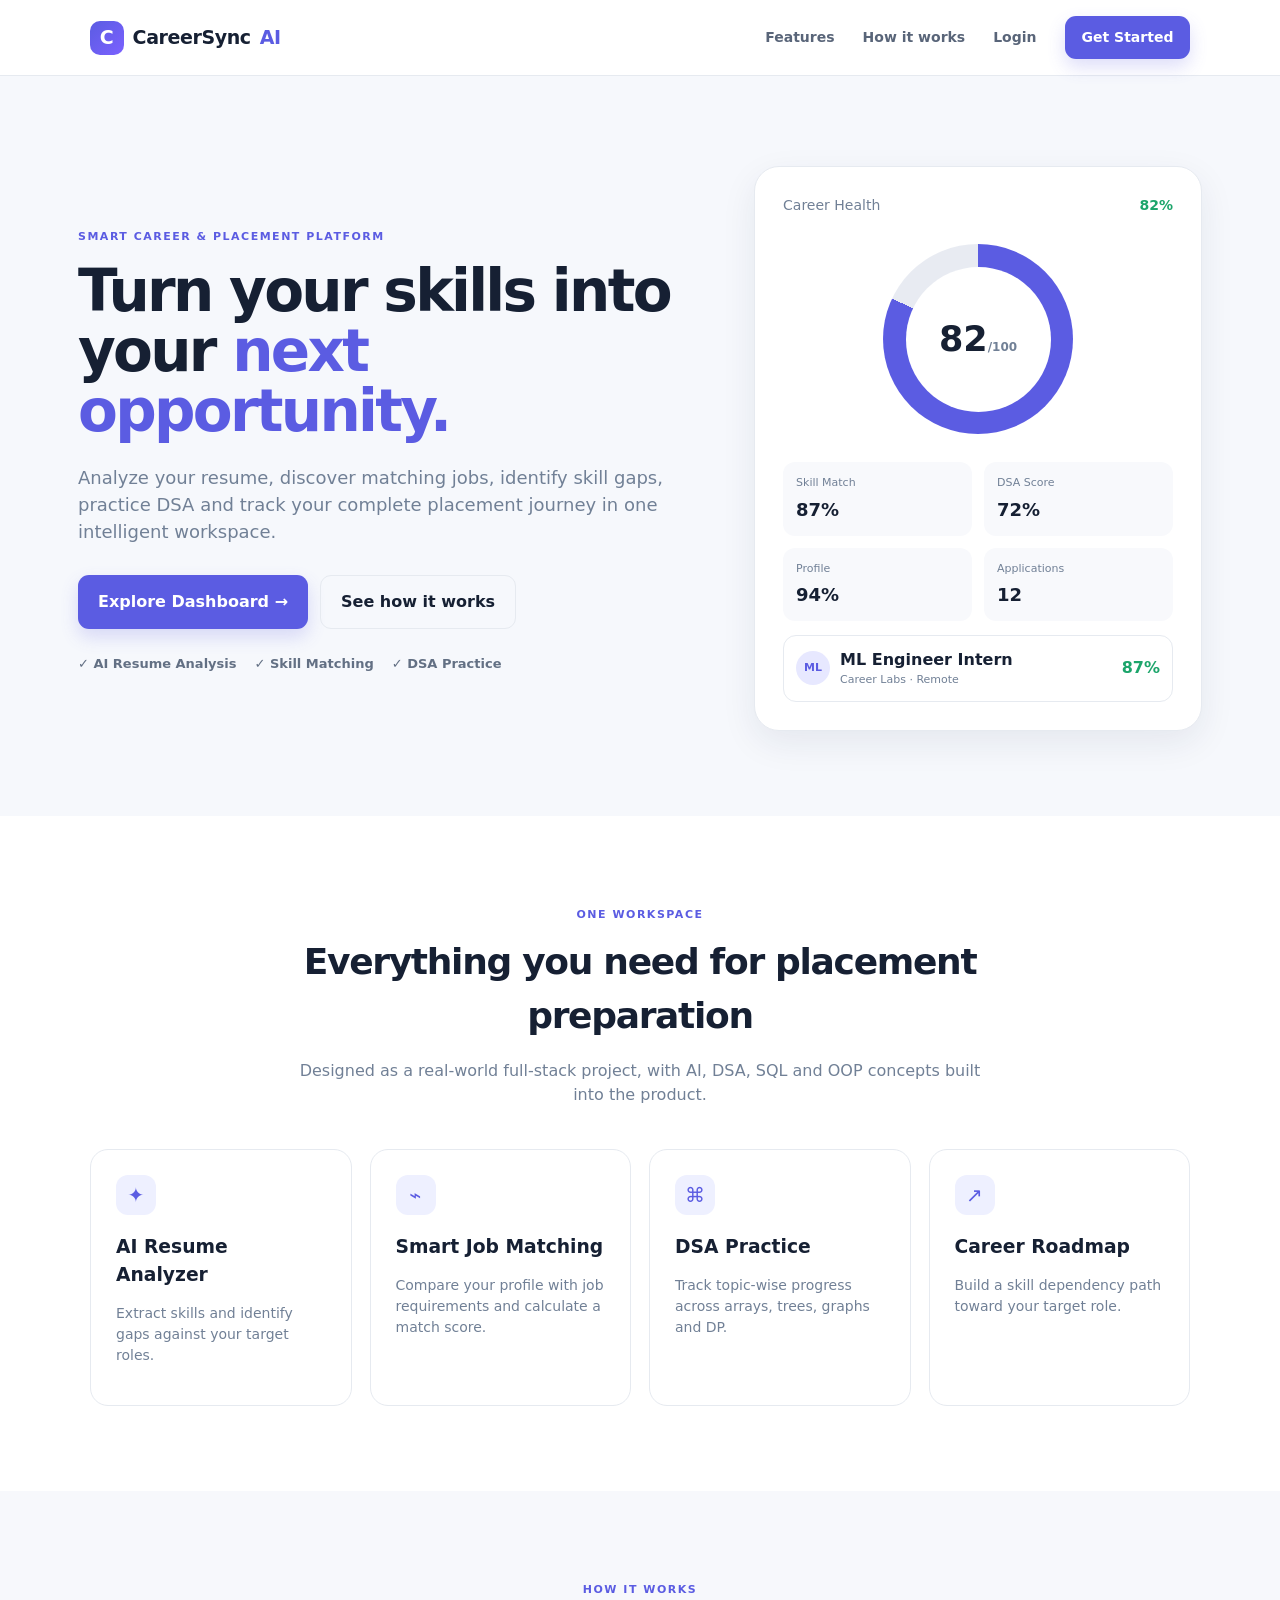
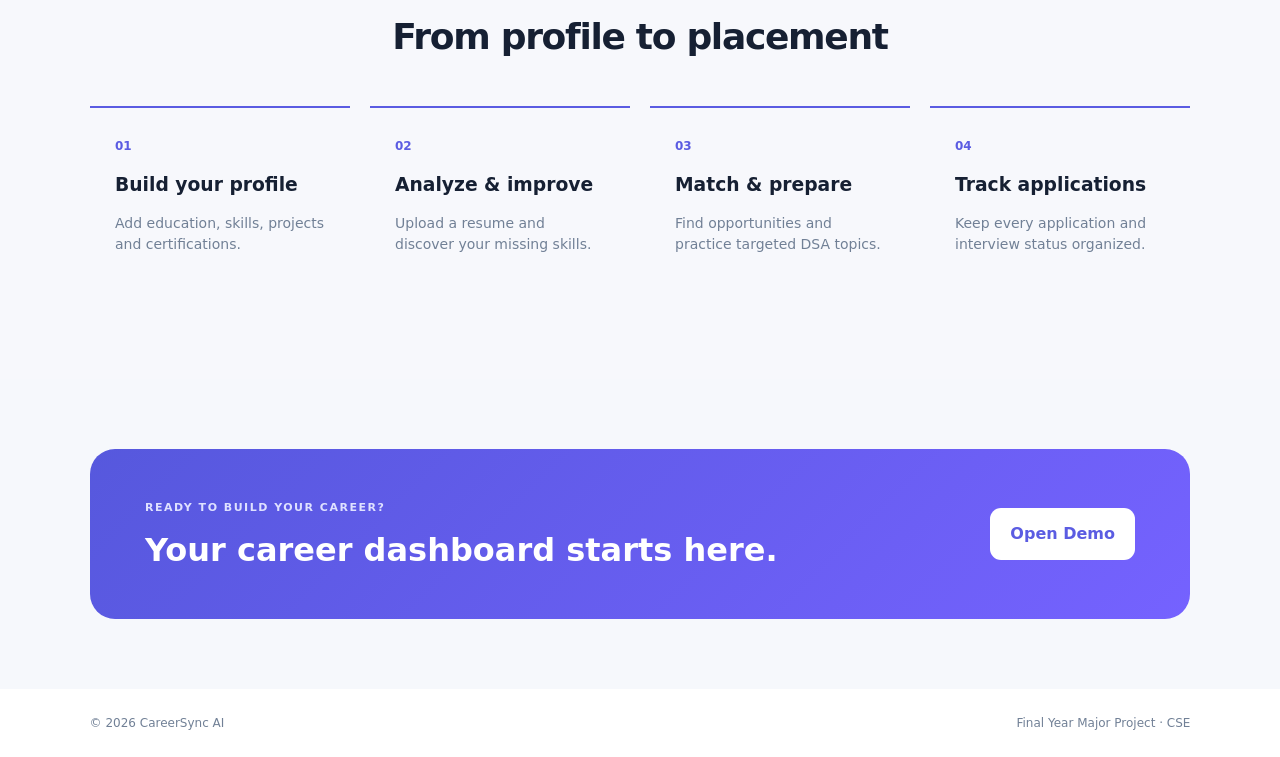
<file: CareerSync-AI/frontend/index.html>
<!DOCTYPE html>
<html lang="en">
<head>
<meta charset="UTF-8"><meta name="viewport" content="width=device-width, initial-scale=1.0">
<title>CareerSync AI | Career & Placement Platform</title>
<link rel="stylesheet" href="css/style.css">
</head>
<body>
<header class="landing-nav">
  <a class="brand" href="index.html"><span class="brand-mark">C</span> CareerSync <b>AI</b></a>
  <nav><a href="#features">Features</a><a href="#how">How it works</a><a href="login.html">Login</a><a class="btn btn-primary" href="register.html">Get Started</a></nav>
</header>
<main>
<section class="hero">
  <div class="hero-copy">
    <span class="eyebrow">SMART CAREER & PLACEMENT PLATFORM</span>
    <h1>Turn your skills into your <span>next opportunity.</span></h1>
    <p>Analyze your resume, discover matching jobs, identify skill gaps, practice DSA and track your complete placement journey in one intelligent workspace.</p>
    <div class="hero-actions"><a class="btn btn-primary btn-lg" href="student/dashboard.html">Explore Dashboard →</a><a class="btn btn-ghost btn-lg" href="#how">See how it works</a></div>
    <div class="trust-row"><span>✓ AI Resume Analysis</span><span>✓ Skill Matching</span><span>✓ DSA Practice</span></div>
  </div>
  <div class="hero-card">
    <div class="mini-top"><span>Career Health</span><strong>82%</strong></div>
    <div class="ring"><span>82<small>/100</small></span></div>
    <div class="mini-grid">
      <div><small>Skill Match</small><b>87%</b></div><div><small>DSA Score</small><b>72%</b></div>
      <div><small>Profile</small><b>94%</b></div><div><small>Applications</small><b>12</b></div>
    </div>
    <div class="match-preview"><div><span class="avatar">ML</span><div><b>ML Engineer Intern</b><small>Career Labs · Remote</small></div><strong>87%</strong></div></div>
  </div>
</section>
<section id="features" class="section">
  <div class="section-heading"><span class="eyebrow">ONE WORKSPACE</span><h2>Everything you need for placement preparation</h2><p>Designed as a real-world full-stack project, with AI, DSA, SQL and OOP concepts built into the product.</p></div>
  <div class="feature-grid">
    <article class="feature-card"><span class="icon">✦</span><h3>AI Resume Analyzer</h3><p>Extract skills and identify gaps against your target roles.</p></article>
    <article class="feature-card"><span class="icon">⌁</span><h3>Smart Job Matching</h3><p>Compare your profile with job requirements and calculate a match score.</p></article>
    <article class="feature-card"><span class="icon">⌘</span><h3>DSA Practice</h3><p>Track topic-wise progress across arrays, trees, graphs and DP.</p></article>
    <article class="feature-card"><span class="icon">↗</span><h3>Career Roadmap</h3><p>Build a skill dependency path toward your target role.</p></article>
  </div>
</section>
<section id="how" class="section soft">
  <div class="section-heading"><span class="eyebrow">HOW IT WORKS</span><h2>From profile to placement</h2></div>
  <div class="steps"><div><b>01</b><h3>Build your profile</h3><p>Add education, skills, projects and certifications.</p></div><div><b>02</b><h3>Analyze & improve</h3><p>Upload a resume and discover your missing skills.</p></div><div><b>03</b><h3>Match & prepare</h3><p>Find opportunities and practice targeted DSA topics.</p></div><div><b>04</b><h3>Track applications</h3><p>Keep every application and interview status organized.</p></div></div>
</section>
<section class="cta"><div><span class="eyebrow">READY TO BUILD YOUR CAREER?</span><h2>Your career dashboard starts here.</h2></div><a class="btn btn-light btn-lg" href="student/dashboard.html">Open Demo</a></section>
</main>
<footer><span>© 2026 CareerSync AI</span><span>Final Year Major Project · CSE</span></footer>
<script src="js/main.js"></script>
</body></html>
</file>
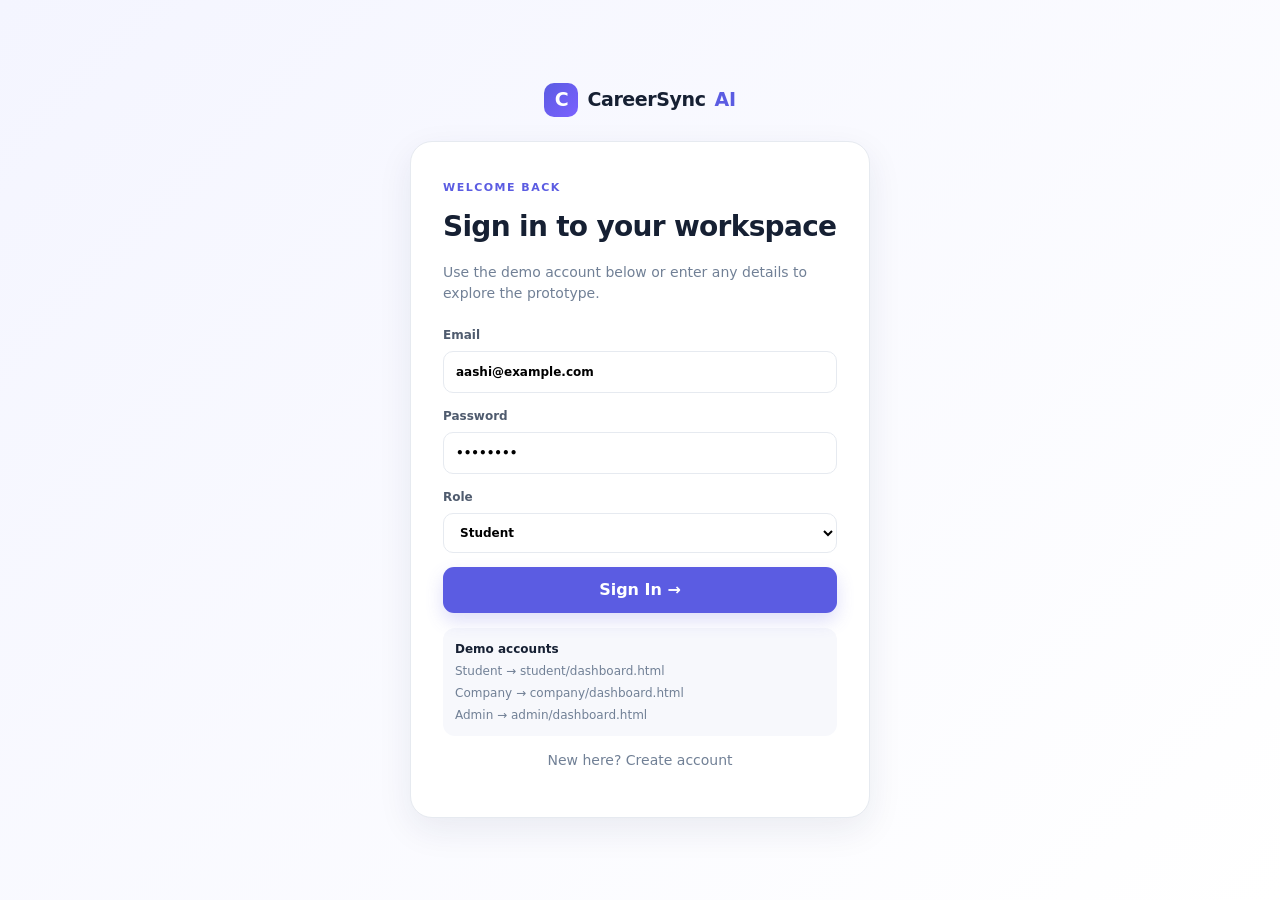
<file: CareerSync-AI/frontend/login.html>
<!DOCTYPE html><html lang="en"><head><meta charset="UTF-8"><meta name="viewport" content="width=device-width,initial-scale=1.0"><title>Login | CareerSync AI</title><link rel="stylesheet" href="css/style.css"></head>
<body class="auth-page"><div class="auth-shell"><a class="brand" href="index.html"><span class="brand-mark">C</span> CareerSync <b>AI</b></a><div class="auth-card"><span class="eyebrow">WELCOME BACK</span><h1>Sign in to your workspace</h1><p>Use the demo account below or enter any details to explore the prototype.</p><form onsubmit="demoLogin(event)"><label>Email<input id="email" type="email" value="aashi@example.com" required></label><label>Password<input type="password" value="password" required></label><label>Role<select id="role"><option value="student">Student</option><option value="company">Company</option><option value="admin">Admin</option></select></label><button class="btn btn-primary full" type="submit">Sign In →</button></form><div class="demo-box"><b>Demo accounts</b><span>Student → student/dashboard.html</span><span>Company → company/dashboard.html</span><span>Admin → admin/dashboard.html</span></div><p class="auth-bottom">New here? <a href="register.html">Create account</a></p></div></div><script src="js/main.js"></script></body></html>
</file>
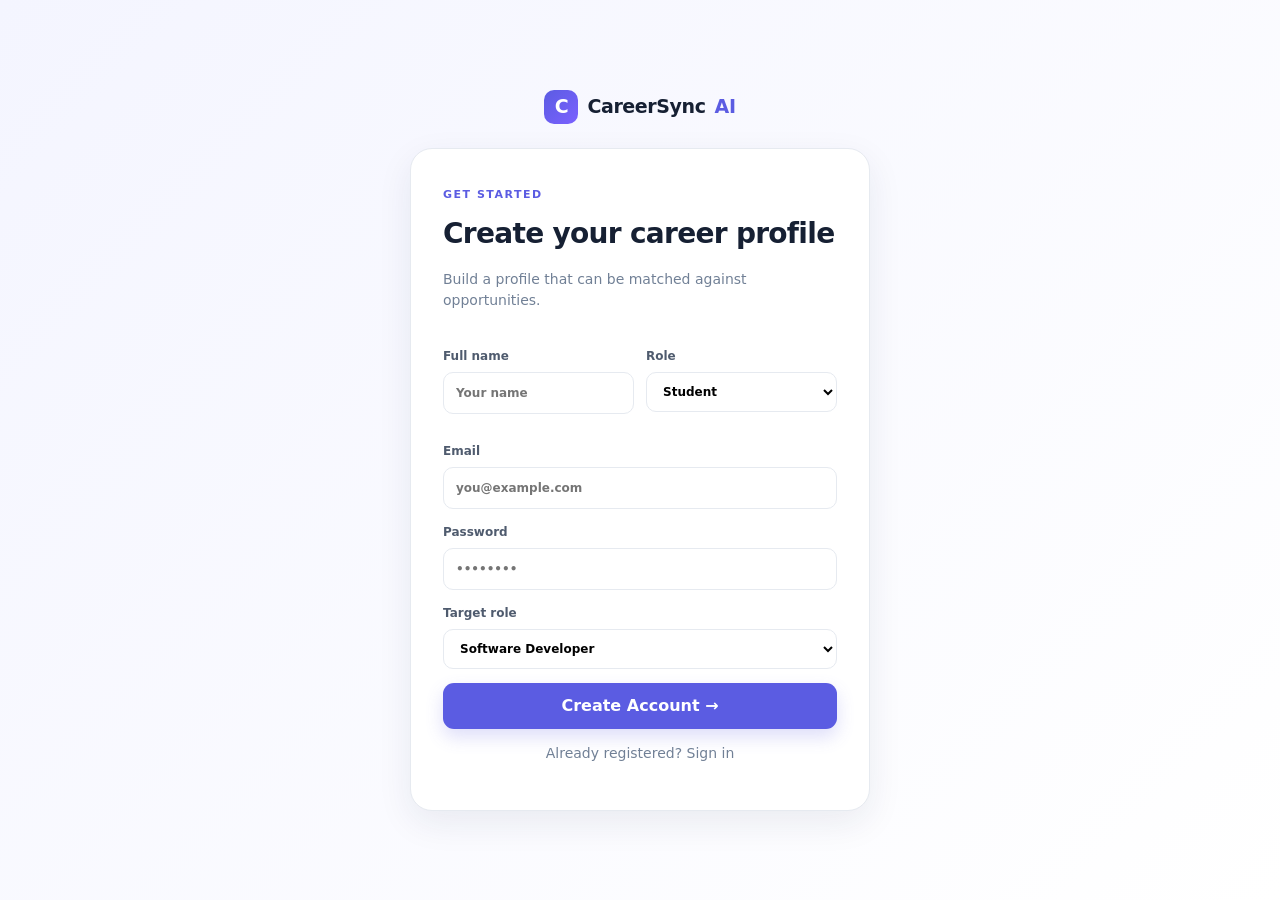
<file: CareerSync-AI/frontend/register.html>
<!DOCTYPE html><html lang="en"><head><meta charset="UTF-8"><meta name="viewport" content="width=device-width,initial-scale=1.0"><title>Create Account | CareerSync AI</title><link rel="stylesheet" href="css/style.css"></head>
<body class="auth-page"><div class="auth-shell"><a class="brand" href="index.html"><span class="brand-mark">C</span> CareerSync <b>AI</b></a><div class="auth-card"><span class="eyebrow">GET STARTED</span><h1>Create your career profile</h1><p>Build a profile that can be matched against opportunities.</p><form onsubmit="registerDemo(event)"><div class="two-col"><label>Full name<input required placeholder="Your name"></label><label>Role<select><option>Student</option><option>Company</option></select></label></div><label>Email<input type="email" required placeholder="you@example.com"></label><label>Password<input type="password" required placeholder="••••••••"></label><label>Target role<select><option>Software Developer</option><option>AI / ML Engineer</option><option>Data Analyst</option><option>Frontend Developer</option></select></label><button class="btn btn-primary full" type="submit">Create Account →</button></form><p class="auth-bottom">Already registered? <a href="login.html">Sign in</a></p></div></div><script src="js/main.js"></script></body></html>
</file>
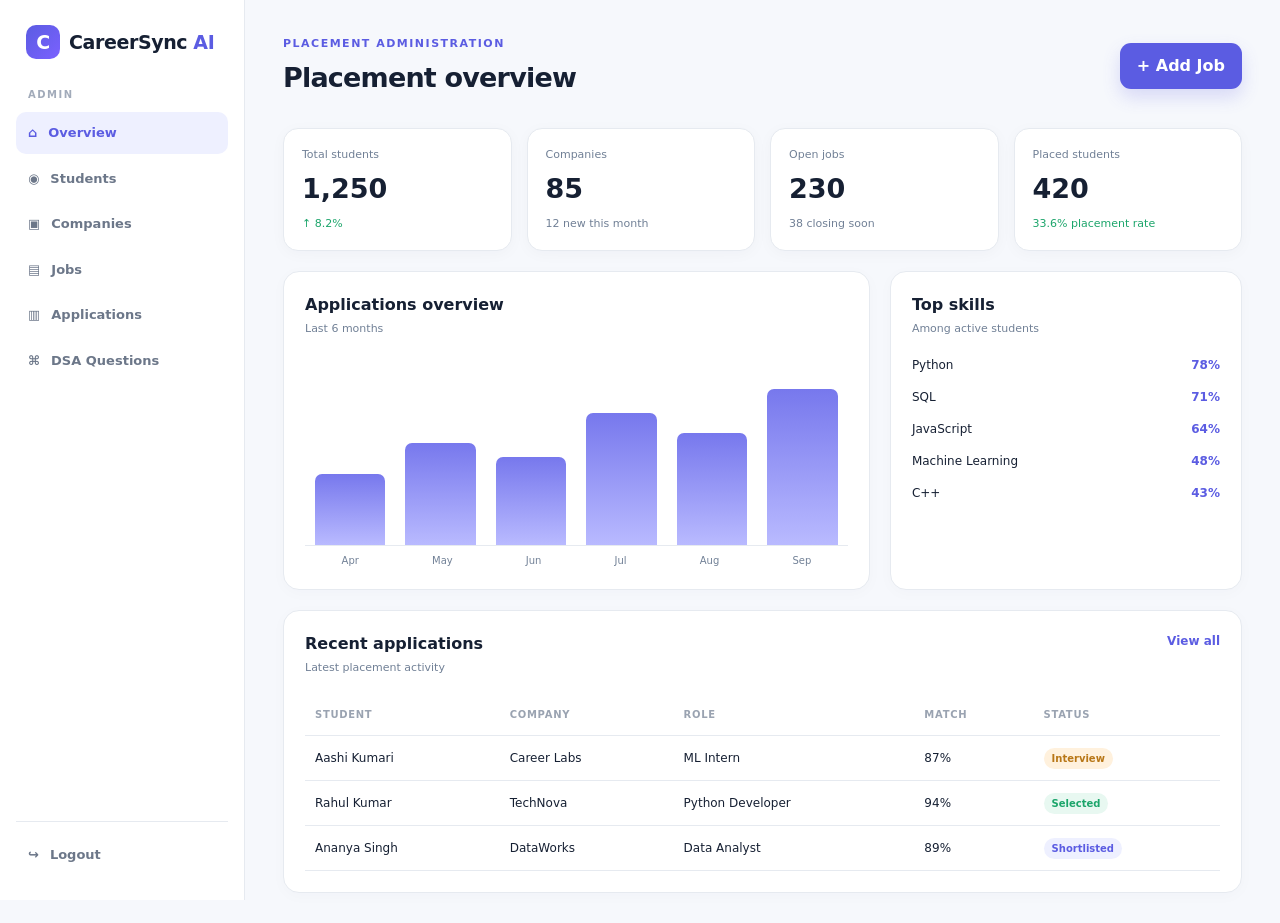
<file: CareerSync-AI/frontend/admin/dashboard.html>
<!DOCTYPE html><html><head><meta charset="UTF-8"><meta name="viewport" content="width=device-width,initial-scale=1.0"><title>Admin Dashboard | CareerSync AI</title><link rel="stylesheet" href="../css/style.css"></head><body class="app-page">
<aside class="sidebar"><a class="brand side-brand" href="../index.html"><span class="brand-mark">C</span><span>CareerSync <b>AI</b></span></a><div class="side-label">ADMIN</div><nav class="side-nav"><a class="active">⌂ <span>Overview</span></a><a>◉ <span>Students</span></a><a>▣ <span>Companies</span></a><a>▤ <span>Jobs</span></a><a>▥ <span>Applications</span></a><a>⌘ <span>DSA Questions</span></a></nav><div class="side-bottom"><a href="../index.html">↪ <span>Logout</span></a></div></aside>
<main class="app-main"><header class="app-header"><div><span class="eyebrow">PLACEMENT ADMINISTRATION</span><h1>Placement overview</h1></div><button class="btn btn-primary">+ Add Job</button></header>
<div class="stats-grid"><div class="stat-card"><span>Total students</span><strong>1,250</strong><small class="up">↑ 8.2%</small></div><div class="stat-card"><span>Companies</span><strong>85</strong><small>12 new this month</small></div><div class="stat-card"><span>Open jobs</span><strong>230</strong><small>38 closing soon</small></div><div class="stat-card"><span>Placed students</span><strong>420</strong><small class="up">33.6% placement rate</small></div></div>
<div class="content-grid two"><section class="panel chart-panel"><div class="panel-head"><div><h3>Applications overview</h3><p>Last 6 months</p></div></div><div class="fake-chart"><span style="height:42%"></span><span style="height:60%"></span><span style="height:52%"></span><span style="height:78%"></span><span style="height:66%"></span><span style="height:92%"></span></div><div class="chart-labels"><span>Apr</span><span>May</span><span>Jun</span><span>Jul</span><span>Aug</span><span>Sep</span></div></section><section class="panel"><div class="panel-head"><div><h3>Top skills</h3><p>Among active students</p></div></div><div class="skill-rank"><div><span>Python</span><b>78%</b></div><div><span>SQL</span><b>71%</b></div><div><span>JavaScript</span><b>64%</b></div><div><span>Machine Learning</span><b>48%</b></div><div><span>C++</span><b>43%</b></div></div></section></div>
<section class="panel"><div class="panel-head"><div><h3>Recent applications</h3><p>Latest placement activity</p></div><a>View all</a></div><div class="table-wrap"><table><thead><tr><th>Student</th><th>Company</th><th>Role</th><th>Match</th><th>Status</th></tr></thead><tbody><tr><td>Aashi Kumari</td><td>Career Labs</td><td>ML Intern</td><td>87%</td><td><span class="status interview">Interview</span></td></tr><tr><td>Rahul Kumar</td><td>TechNova</td><td>Python Developer</td><td>94%</td><td><span class="status selected">Selected</span></td></tr><tr><td>Ananya Singh</td><td>DataWorks</td><td>Data Analyst</td><td>89%</td><td><span class="status shortlisted">Shortlisted</span></td></tr></tbody></table></div></section>
</main></body></html>
</file>
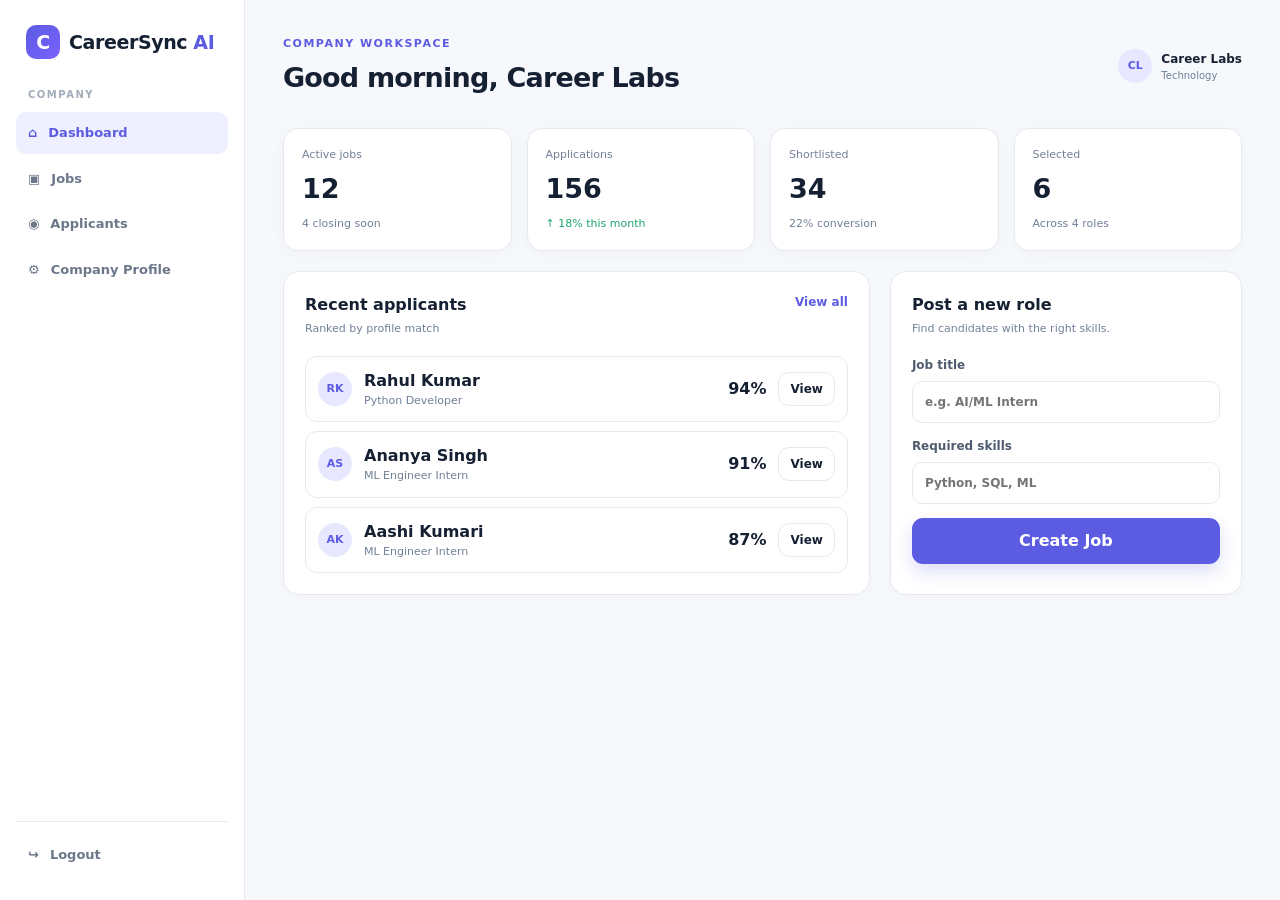
<file: CareerSync-AI/frontend/company/dashboard.html>
<!DOCTYPE html><html><head><meta charset="UTF-8"><meta name="viewport" content="width=device-width,initial-scale=1.0"><title>Company Dashboard | CareerSync AI</title><link rel="stylesheet" href="../css/style.css"></head><body class="app-page">
<aside class="sidebar"><a class="brand side-brand" href="../index.html"><span class="brand-mark">C</span><span>CareerSync <b>AI</b></span></a><div class="side-label">COMPANY</div><nav class="side-nav"><a class="active">⌂ <span>Dashboard</span></a><a>▣ <span>Jobs</span></a><a>◉ <span>Applicants</span></a><a>⚙ <span>Company Profile</span></a></nav><div class="side-bottom"><a href="../index.html">↪ <span>Logout</span></a></div></aside>
<main class="app-main"><header class="app-header"><div><span class="eyebrow">COMPANY WORKSPACE</span><h1>Good morning, Career Labs</h1></div><div class="user-chip"><span class="avatar">CL</span><div><b>Career Labs</b><small>Technology</small></div></div></header>
<div class="stats-grid"><div class="stat-card"><span>Active jobs</span><strong>12</strong><small>4 closing soon</small></div><div class="stat-card"><span>Applications</span><strong>156</strong><small class="up">↑ 18% this month</small></div><div class="stat-card"><span>Shortlisted</span><strong>34</strong><small>22% conversion</small></div><div class="stat-card"><span>Selected</span><strong>6</strong><small>Across 4 roles</small></div></div>
<div class="content-grid two"><section class="panel"><div class="panel-head"><div><h3>Recent applicants</h3><p>Ranked by profile match</p></div><a>View all</a></div><div class="applicant-list"><div class="applicant"><span class="avatar">RK</span><div><b>Rahul Kumar</b><small>Python Developer</small></div><strong>94%</strong><button class="btn btn-sm btn-outline">View</button></div><div class="applicant"><span class="avatar">AS</span><div><b>Ananya Singh</b><small>ML Engineer Intern</small></div><strong>91%</strong><button class="btn btn-sm btn-outline">View</button></div><div class="applicant"><span class="avatar">AK</span><div><b>Aashi Kumari</b><small>ML Engineer Intern</small></div><strong>87%</strong><button class="btn btn-sm btn-outline">View</button></div></div></section><section class="panel"><div class="panel-head"><div><h3>Post a new role</h3><p>Find candidates with the right skills.</p></div></div><label>Job title<input placeholder="e.g. AI/ML Intern"></label><label>Required skills<input placeholder="Python, SQL, ML"></label><button class="btn btn-primary full">Create Job</button></section></div>
</main></body></html>
</file>
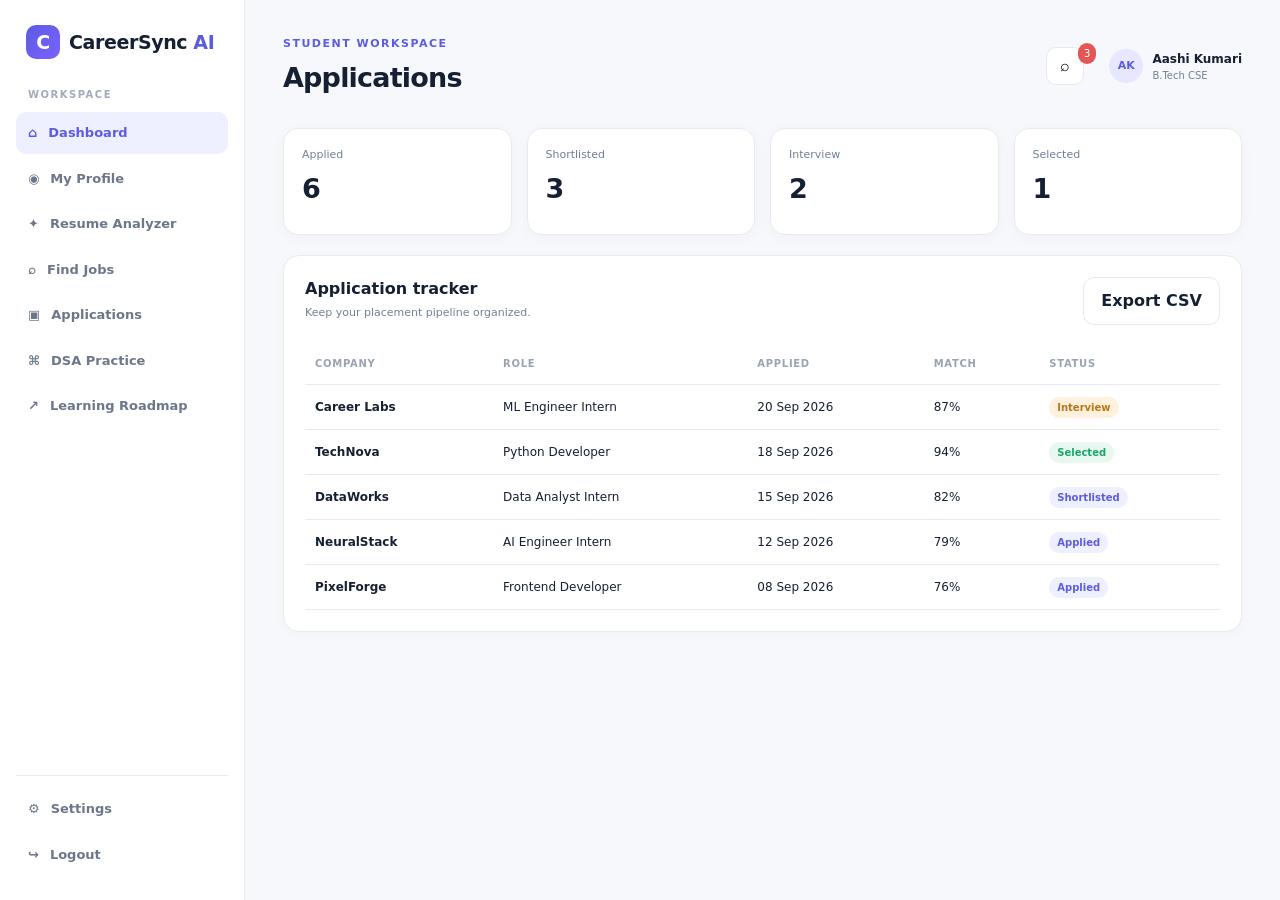
<file: CareerSync-AI/frontend/student/applications.html>
<!DOCTYPE html><html lang="en"><head><meta charset="UTF-8"><meta name="viewport" content="width=device-width,initial-scale=1.0"><title>Applications | CareerSync AI</title><link rel="stylesheet" href="../css/style.css"></head><body class="app-page">
<aside class="sidebar">
  <a class="brand side-brand" href="../index.html"><span class="brand-mark">C</span><span>CareerSync <b>AI</b></span></a>
  <div class="side-label">WORKSPACE</div>
  <nav class="side-nav">
    <a class="active" href="dashboard.html">⌂ <span>Dashboard</span></a>
    <a href="profile.html">◉ <span>My Profile</span></a>
    <a href="resume.html">✦ <span>Resume Analyzer</span></a>
    <a href="jobs.html">⌕ <span>Find Jobs</span></a>
    <a href="applications.html">▣ <span>Applications</span></a>
    <a href="dsa.html">⌘ <span>DSA Practice</span></a>
    <a href="roadmap.html">↗ <span>Learning Roadmap</span></a>
  </nav>
  <div class="side-bottom"><a href="../index.html">⚙ <span>Settings</span></a><a href="../login.html">↪ <span>Logout</span></a></div>
</aside>
<main class="app-main"><header class="app-header"><div><span class="eyebrow">STUDENT WORKSPACE</span><h1>Applications</h1></div><div class="header-actions"><button class="icon-btn">⌕</button><span class="notification">3</span><div class="user-chip"><span class="avatar">AK</span><div><b>Aashi Kumari</b><small>B.Tech CSE</small></div></div></div></header>
<div class="stats-grid compact"><div class="stat-card"><span>Applied</span><strong>6</strong></div><div class="stat-card"><span>Shortlisted</span><strong>3</strong></div><div class="stat-card"><span>Interview</span><strong>2</strong></div><div class="stat-card"><span>Selected</span><strong>1</strong></div></div>
<section class="panel"><div class="panel-head"><div><h3>Application tracker</h3><p>Keep your placement pipeline organized.</p></div><button class="btn btn-outline">Export CSV</button></div><div class="table-wrap"><table><thead><tr><th>Company</th><th>Role</th><th>Applied</th><th>Match</th><th>Status</th></tr></thead><tbody id="applicationsTable"></tbody></table></div></section>
</main><script src="../js/main.js"></script><script>document.addEventListener('DOMContentLoaded',renderApplications);</script></body></html>
</file>
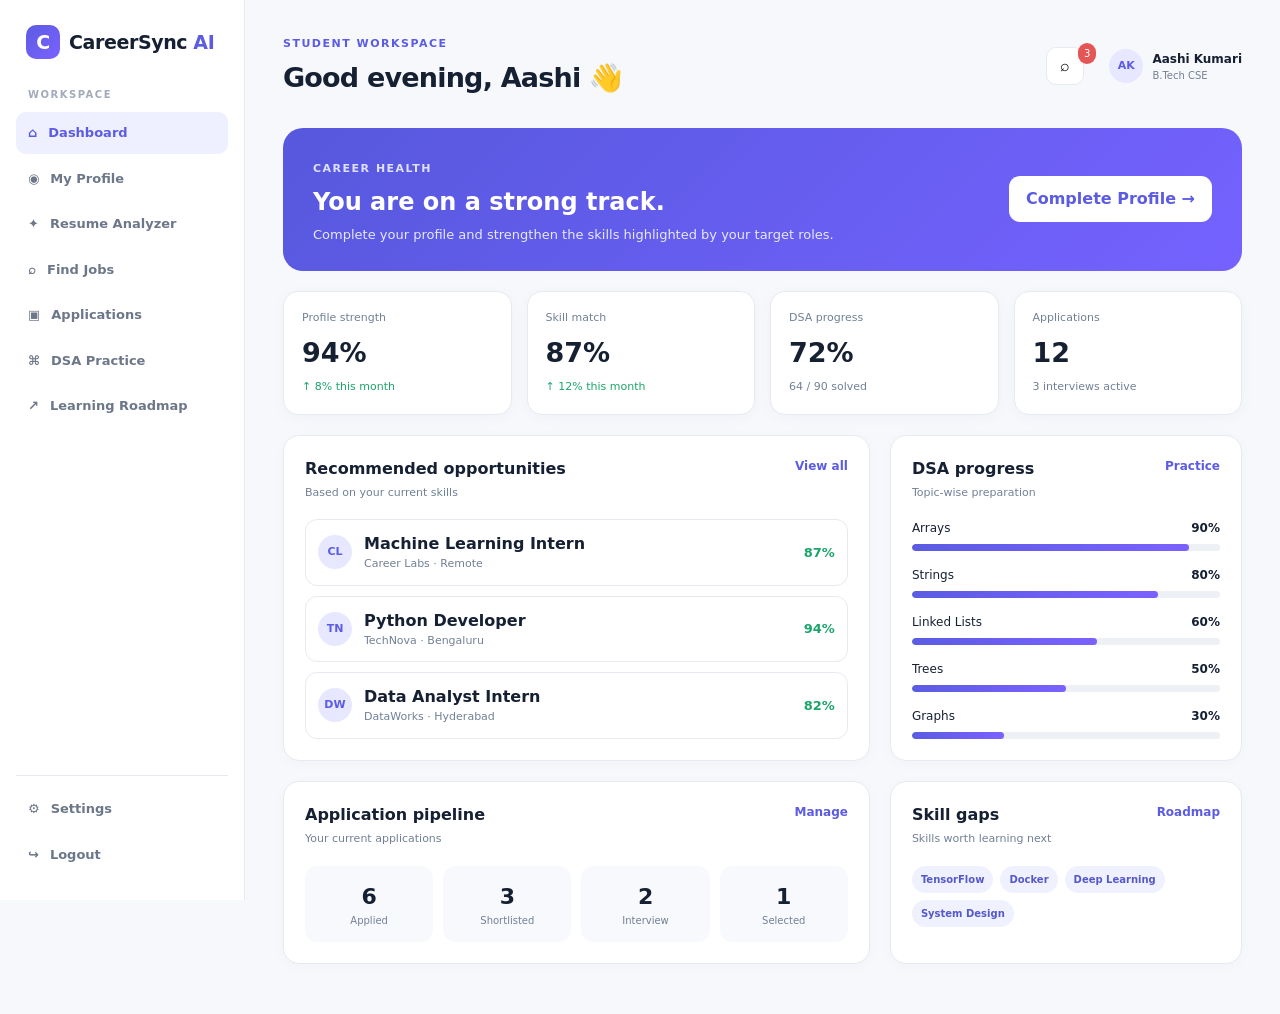
<file: CareerSync-AI/frontend/student/dashboard.html>
<!DOCTYPE html><html lang="en"><head><meta charset="UTF-8"><meta name="viewport" content="width=device-width,initial-scale=1.0"><title>Good evening, Aashi 👋 | CareerSync AI</title><link rel="stylesheet" href="../css/style.css"></head><body class="app-page">
<aside class="sidebar">
  <a class="brand side-brand" href="../index.html"><span class="brand-mark">C</span><span>CareerSync <b>AI</b></span></a>
  <div class="side-label">WORKSPACE</div>
  <nav class="side-nav">
    <a class="active" href="dashboard.html">⌂ <span>Dashboard</span></a>
    <a href="profile.html">◉ <span>My Profile</span></a>
    <a href="resume.html">✦ <span>Resume Analyzer</span></a>
    <a href="jobs.html">⌕ <span>Find Jobs</span></a>
    <a href="applications.html">▣ <span>Applications</span></a>
    <a href="dsa.html">⌘ <span>DSA Practice</span></a>
    <a href="roadmap.html">↗ <span>Learning Roadmap</span></a>
  </nav>
  <div class="side-bottom"><a href="../index.html">⚙ <span>Settings</span></a><a href="../login.html">↪ <span>Logout</span></a></div>
</aside>
<main class="app-main"><header class="app-header"><div><span class="eyebrow">STUDENT WORKSPACE</span><h1>Good evening, Aashi 👋</h1></div><div class="header-actions"><button class="icon-btn">⌕</button><span class="notification">3</span><div class="user-chip"><span class="avatar">AK</span><div><b>Aashi Kumari</b><small>B.Tech CSE</small></div></div></div></header>
<section class="welcome-banner"><div><span class="eyebrow">CAREER HEALTH</span><h2>You are on a strong track.</h2><p>Complete your profile and strengthen the skills highlighted by your target roles.</p></div><a class="btn btn-light" href="profile.html">Complete Profile →</a></section>
<div class="stats-grid"><div class="stat-card"><span>Profile strength</span><strong>94%</strong><small class="up">↑ 8% this month</small></div><div class="stat-card"><span>Skill match</span><strong>87%</strong><small class="up">↑ 12% this month</small></div><div class="stat-card"><span>DSA progress</span><strong>72%</strong><small>64 / 90 solved</small></div><div class="stat-card"><span>Applications</span><strong>12</strong><small>3 interviews active</small></div></div>
<div class="content-grid two">
<section class="panel"><div class="panel-head"><div><h3>Recommended opportunities</h3><p>Based on your current skills</p></div><a href="jobs.html">View all</a></div><div id="dashboardJobs" class="job-list"></div></section>
<section class="panel"><div class="panel-head"><div><h3>DSA progress</h3><p>Topic-wise preparation</p></div><a href="dsa.html">Practice</a></div><div class="progress-list"><div><span>Arrays <b>90%</b></span><div class="bar"><i style="width:90%"></i></div></div><div><span>Strings <b>80%</b></span><div class="bar"><i style="width:80%"></i></div></div><div><span>Linked Lists <b>60%</b></span><div class="bar"><i style="width:60%"></i></div></div><div><span>Trees <b>50%</b></span><div class="bar"><i style="width:50%"></i></div></div><div><span>Graphs <b>30%</b></span><div class="bar"><i style="width:30%"></i></div></div></div></section>
</div>
<div class="content-grid two"><section class="panel"><div class="panel-head"><div><h3>Application pipeline</h3><p>Your current applications</p></div><a href="applications.html">Manage</a></div><div class="pipeline"><div><strong>6</strong><span>Applied</span></div><div><strong>3</strong><span>Shortlisted</span></div><div><strong>2</strong><span>Interview</span></div><div><strong>1</strong><span>Selected</span></div></div></section><section class="panel"><div class="panel-head"><div><h3>Skill gaps</h3><p>Skills worth learning next</p></div><a href="roadmap.html">Roadmap</a></div><div class="skill-tags"><span>TensorFlow</span><span>Docker</span><span>Deep Learning</span><span>System Design</span></div></section></div>
</main><script src="../js/main.js"></script><script>document.addEventListener('DOMContentLoaded',()=>renderJobs('dashboardJobs',3));</script></body></html>
</file>
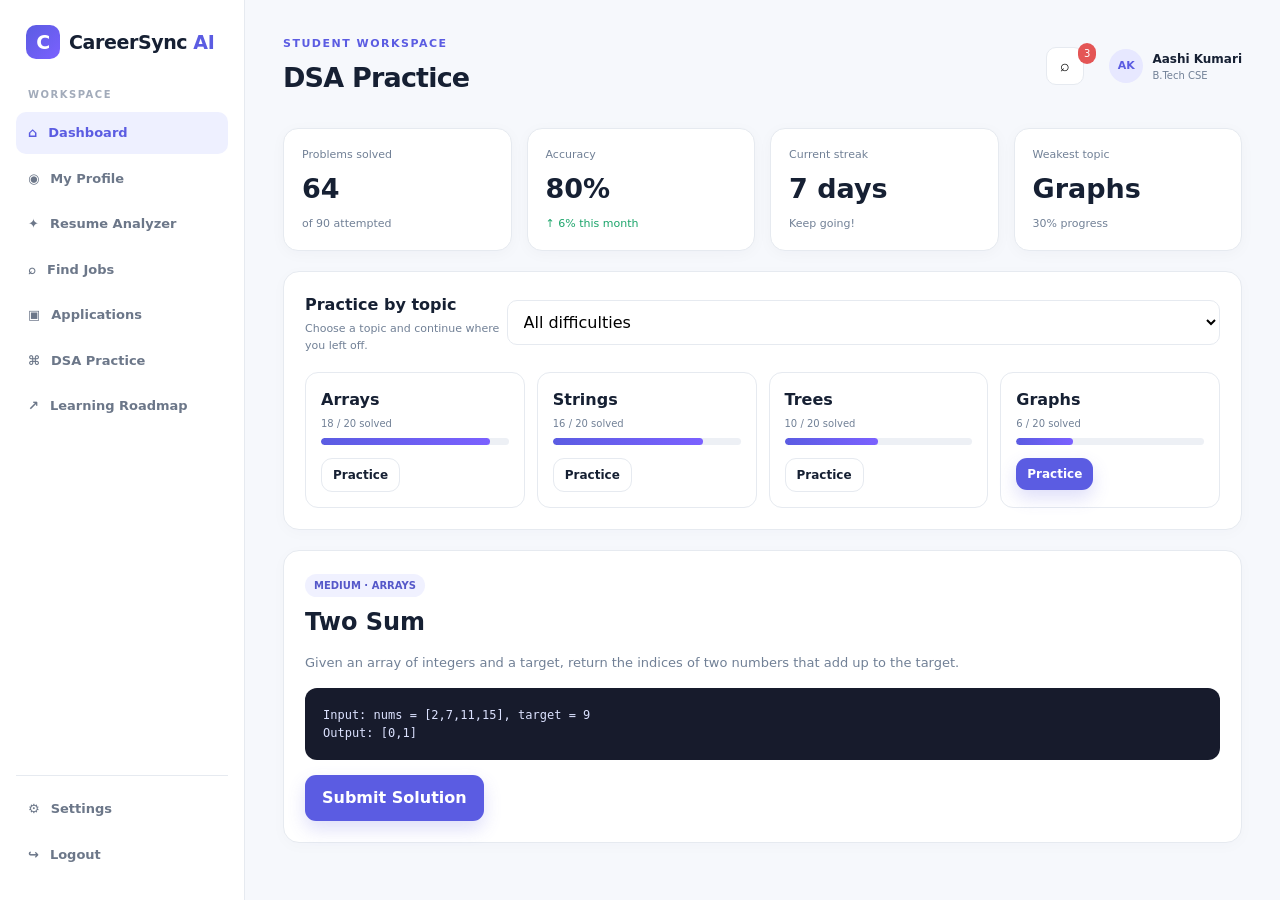
<file: CareerSync-AI/frontend/student/dsa.html>
<!DOCTYPE html><html lang="en"><head><meta charset="UTF-8"><meta name="viewport" content="width=device-width,initial-scale=1.0"><title>DSA Practice | CareerSync AI</title><link rel="stylesheet" href="../css/style.css"></head><body class="app-page">
<aside class="sidebar">
  <a class="brand side-brand" href="../index.html"><span class="brand-mark">C</span><span>CareerSync <b>AI</b></span></a>
  <div class="side-label">WORKSPACE</div>
  <nav class="side-nav">
    <a class="active" href="dashboard.html">⌂ <span>Dashboard</span></a>
    <a href="profile.html">◉ <span>My Profile</span></a>
    <a href="resume.html">✦ <span>Resume Analyzer</span></a>
    <a href="jobs.html">⌕ <span>Find Jobs</span></a>
    <a href="applications.html">▣ <span>Applications</span></a>
    <a href="dsa.html">⌘ <span>DSA Practice</span></a>
    <a href="roadmap.html">↗ <span>Learning Roadmap</span></a>
  </nav>
  <div class="side-bottom"><a href="../index.html">⚙ <span>Settings</span></a><a href="../login.html">↪ <span>Logout</span></a></div>
</aside>
<main class="app-main"><header class="app-header"><div><span class="eyebrow">STUDENT WORKSPACE</span><h1>DSA Practice</h1></div><div class="header-actions"><button class="icon-btn">⌕</button><span class="notification">3</span><div class="user-chip"><span class="avatar">AK</span><div><b>Aashi Kumari</b><small>B.Tech CSE</small></div></div></div></header>
<div class="stats-grid"><div class="stat-card"><span>Problems solved</span><strong>64</strong><small>of 90 attempted</small></div><div class="stat-card"><span>Accuracy</span><strong>80%</strong><small class="up">↑ 6% this month</small></div><div class="stat-card"><span>Current streak</span><strong>7 days</strong><small>Keep going!</small></div><div class="stat-card"><span>Weakest topic</span><strong>Graphs</strong><small>30% progress</small></div></div>
<section class="panel"><div class="panel-head"><div><h3>Practice by topic</h3><p>Choose a topic and continue where you left off.</p></div><select><option>All difficulties</option><option>Easy</option><option>Medium</option><option>Hard</option></select></div><div class="topic-grid"><div class="topic-card"><b>Arrays</b><span>18 / 20 solved</span><div class="bar"><i style="width:90%"></i></div><button class="btn btn-sm btn-outline">Practice</button></div><div class="topic-card"><b>Strings</b><span>16 / 20 solved</span><div class="bar"><i style="width:80%"></i></div><button class="btn btn-sm btn-outline">Practice</button></div><div class="topic-card"><b>Trees</b><span>10 / 20 solved</span><div class="bar"><i style="width:50%"></i></div><button class="btn btn-sm btn-outline">Practice</button></div><div class="topic-card"><b>Graphs</b><span>6 / 20 solved</span><div class="bar"><i style="width:30%"></i></div><button class="btn btn-sm btn-primary" onclick="showToast('Starting Graphs practice')">Practice</button></div></div></section>
<section class="panel question"><span class="pill">MEDIUM · ARRAYS</span><h2>Two Sum</h2><p>Given an array of integers and a target, return the indices of two numbers that add up to the target.</p><div class="code-box">Input: nums = [2,7,11,15], target = 9<br>Output: [0,1]</div><button class="btn btn-primary" onclick="showToast('Solution submitted — 100% test cases passed!')">Submit Solution</button></section>
</main><script src="../js/main.js"></script></body></html>
</file>
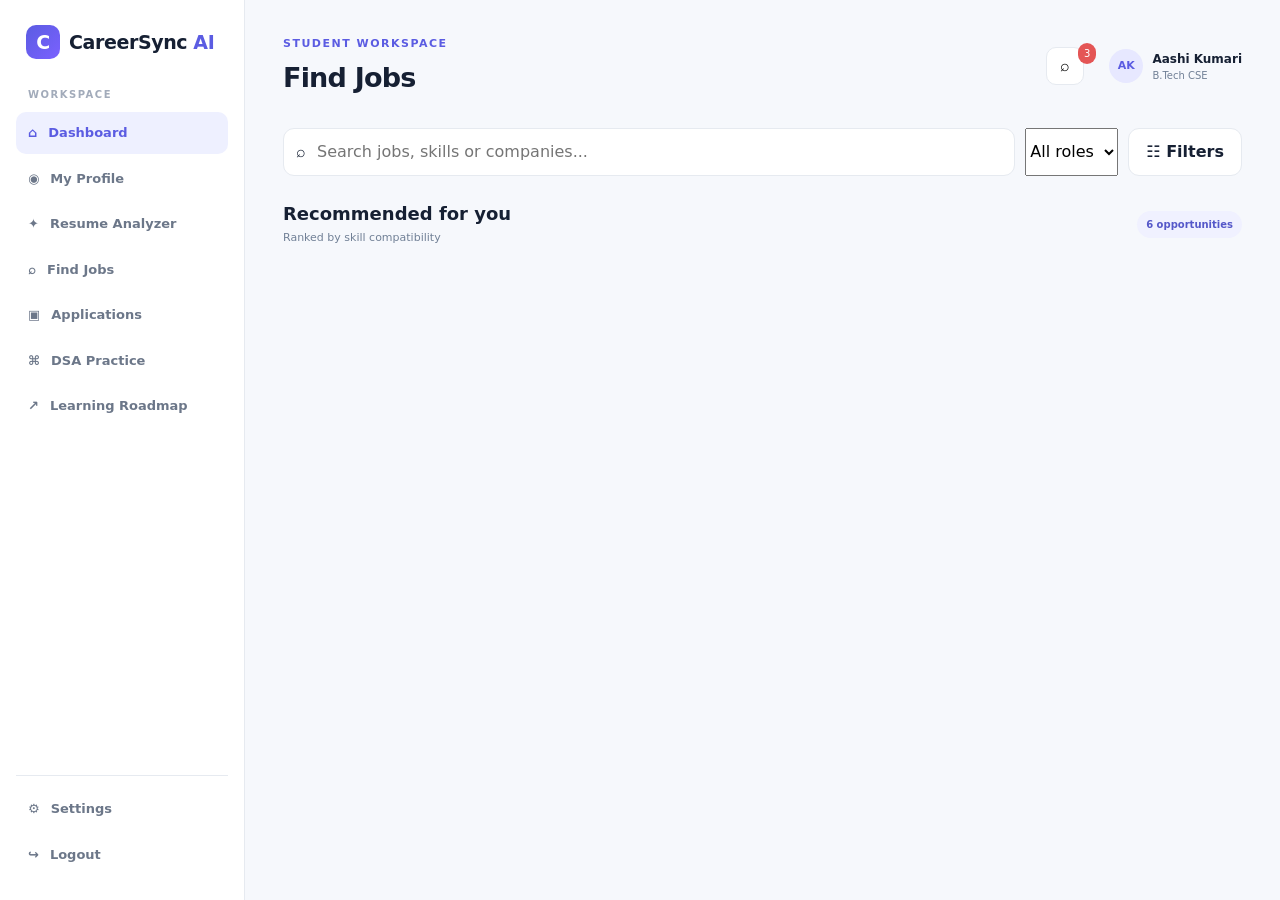
<file: CareerSync-AI/frontend/student/jobs.html>
<!DOCTYPE html><html lang="en"><head><meta charset="UTF-8"><meta name="viewport" content="width=device-width,initial-scale=1.0"><title>Find Jobs | CareerSync AI</title><link rel="stylesheet" href="../css/style.css"></head><body class="app-page">
<aside class="sidebar">
  <a class="brand side-brand" href="../index.html"><span class="brand-mark">C</span><span>CareerSync <b>AI</b></span></a>
  <div class="side-label">WORKSPACE</div>
  <nav class="side-nav">
    <a class="active" href="dashboard.html">⌂ <span>Dashboard</span></a>
    <a href="profile.html">◉ <span>My Profile</span></a>
    <a href="resume.html">✦ <span>Resume Analyzer</span></a>
    <a href="jobs.html">⌕ <span>Find Jobs</span></a>
    <a href="applications.html">▣ <span>Applications</span></a>
    <a href="dsa.html">⌘ <span>DSA Practice</span></a>
    <a href="roadmap.html">↗ <span>Learning Roadmap</span></a>
  </nav>
  <div class="side-bottom"><a href="../index.html">⚙ <span>Settings</span></a><a href="../login.html">↪ <span>Logout</span></a></div>
</aside>
<main class="app-main"><header class="app-header"><div><span class="eyebrow">STUDENT WORKSPACE</span><h1>Find Jobs</h1></div><div class="header-actions"><button class="icon-btn">⌕</button><span class="notification">3</span><div class="user-chip"><span class="avatar">AK</span><div><b>Aashi Kumari</b><small>B.Tech CSE</small></div></div></div></header>
<div class="search-row"><div class="search-box">⌕<input id="jobSearch" oninput="renderJobs('jobsList')" placeholder="Search jobs, skills or companies..."></div><select id="jobFilter" onchange="renderJobs('jobsList')"><option value="all">All roles</option><option value="AI">AI / ML</option><option value="Software">Software</option><option value="Data">Data</option></select><button class="btn btn-outline">☷ Filters</button></div><div class="jobs-heading"><div><h2>Recommended for you</h2><p>Ranked by skill compatibility</p></div><span class="pill">6 opportunities</span></div><div id="jobsList" class="jobs-grid"></div>
</main><script src="../js/main.js"></script></body></html>
</file>
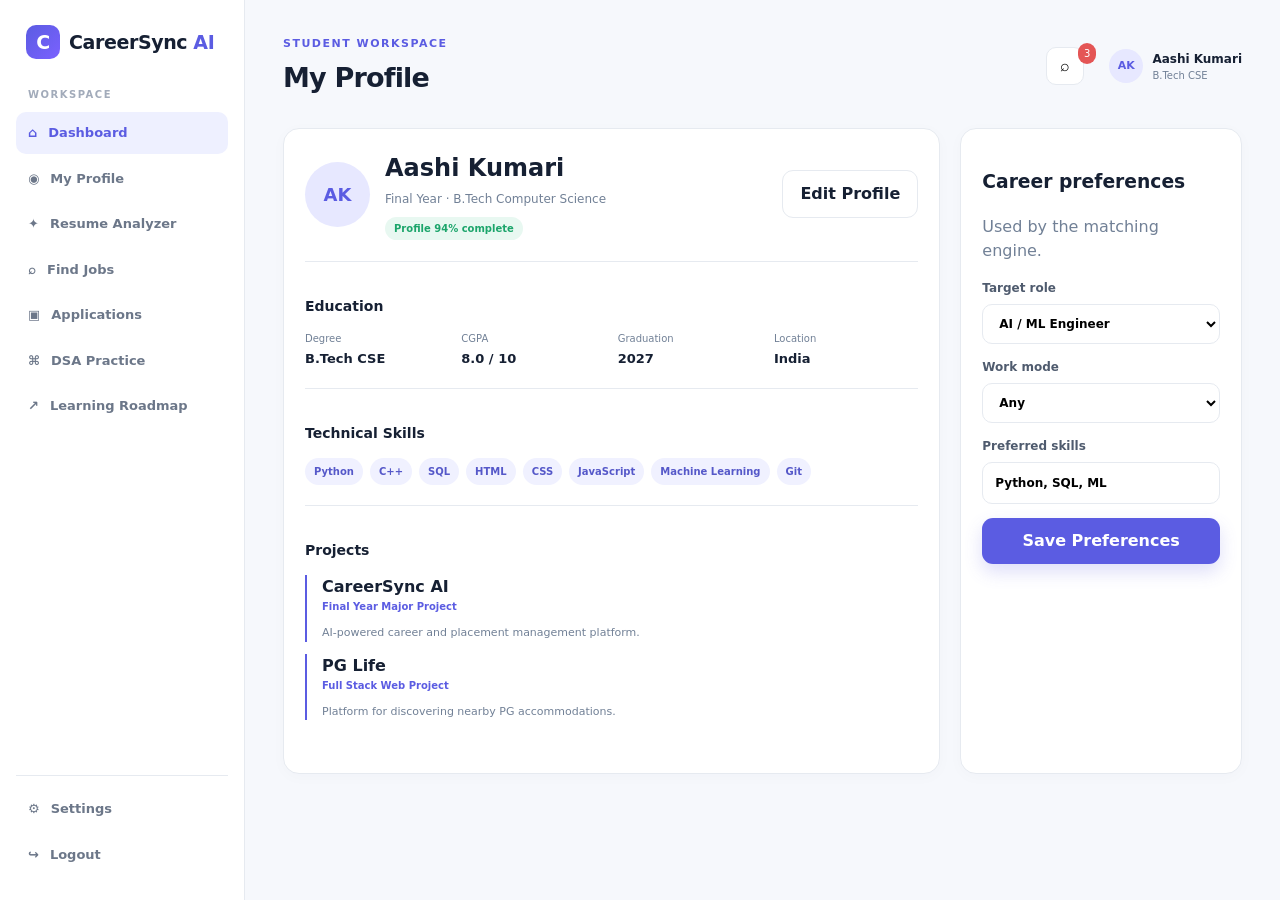
<file: CareerSync-AI/frontend/student/profile.html>
<!DOCTYPE html><html lang="en"><head><meta charset="UTF-8"><meta name="viewport" content="width=device-width,initial-scale=1.0"><title>My Profile | CareerSync AI</title><link rel="stylesheet" href="../css/style.css"></head><body class="app-page">
<aside class="sidebar">
  <a class="brand side-brand" href="../index.html"><span class="brand-mark">C</span><span>CareerSync <b>AI</b></span></a>
  <div class="side-label">WORKSPACE</div>
  <nav class="side-nav">
    <a class="active" href="dashboard.html">⌂ <span>Dashboard</span></a>
    <a href="profile.html">◉ <span>My Profile</span></a>
    <a href="resume.html">✦ <span>Resume Analyzer</span></a>
    <a href="jobs.html">⌕ <span>Find Jobs</span></a>
    <a href="applications.html">▣ <span>Applications</span></a>
    <a href="dsa.html">⌘ <span>DSA Practice</span></a>
    <a href="roadmap.html">↗ <span>Learning Roadmap</span></a>
  </nav>
  <div class="side-bottom"><a href="../index.html">⚙ <span>Settings</span></a><a href="../login.html">↪ <span>Logout</span></a></div>
</aside>
<main class="app-main"><header class="app-header"><div><span class="eyebrow">STUDENT WORKSPACE</span><h1>My Profile</h1></div><div class="header-actions"><button class="icon-btn">⌕</button><span class="notification">3</span><div class="user-chip"><span class="avatar">AK</span><div><b>Aashi Kumari</b><small>B.Tech CSE</small></div></div></div></header>
<div class="profile-layout"><section class="panel profile-card"><div class="profile-top"><span class="avatar avatar-lg">AK</span><div><h2>Aashi Kumari</h2><p>Final Year · B.Tech Computer Science</p><span class="pill success">Profile 94% complete</span></div><button class="btn btn-outline">Edit Profile</button></div><div class="profile-section"><h3>Education</h3><div class="info-grid"><div><small>Degree</small><b>B.Tech CSE</b></div><div><small>CGPA</small><b>8.0 / 10</b></div><div><small>Graduation</small><b>2027</b></div><div><small>Location</small><b>India</b></div></div></div><div class="profile-section"><h3>Technical Skills</h3><div class="skill-tags"><span>Python</span><span>C++</span><span>SQL</span><span>HTML</span><span>CSS</span><span>JavaScript</span><span>Machine Learning</span><span>Git</span></div></div><div class="profile-section"><h3>Projects</h3><div class="timeline-item"><b>CareerSync AI</b><span>Final Year Major Project</span><p>AI-powered career and placement management platform.</p></div><div class="timeline-item"><b>PG Life</b><span>Full Stack Web Project</span><p>Platform for discovering nearby PG accommodations.</p></div></div></section><aside class="panel"><h3>Career preferences</h3><p class="muted">Used by the matching engine.</p><label>Target role<select><option>AI / ML Engineer</option><option>Software Developer</option></select></label><label>Work mode<select><option>Any</option><option>Remote</option><option>On-site</option></select></label><label>Preferred skills<input value="Python, SQL, ML"></label><button class="btn btn-primary full">Save Preferences</button></aside></div>
</main><script src="../js/main.js"></script></body></html>
</file>
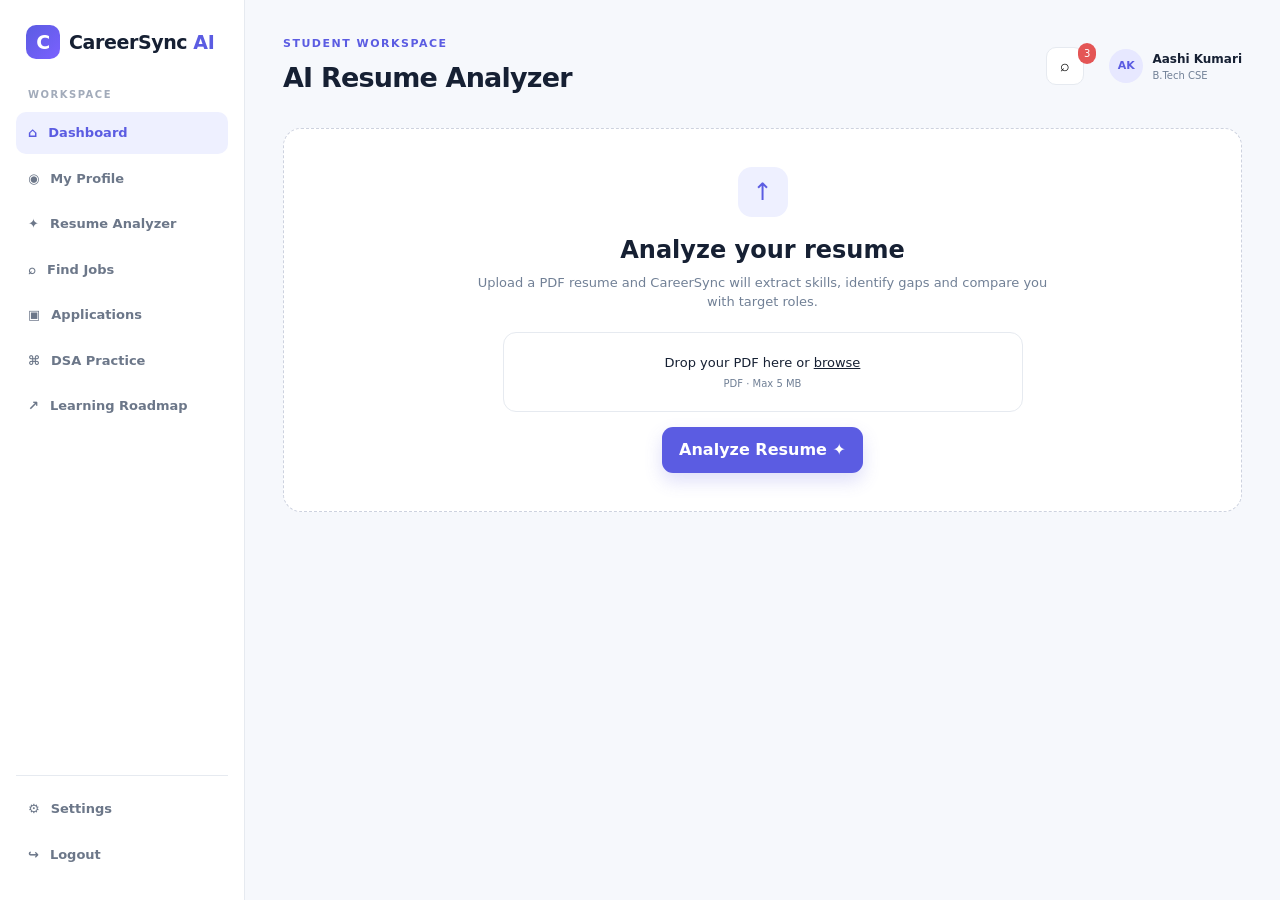
<file: CareerSync-AI/frontend/student/resume.html>
<!DOCTYPE html><html lang="en"><head><meta charset="UTF-8"><meta name="viewport" content="width=device-width,initial-scale=1.0"><title>AI Resume Analyzer | CareerSync AI</title><link rel="stylesheet" href="../css/style.css"></head><body class="app-page">
<aside class="sidebar">
  <a class="brand side-brand" href="../index.html"><span class="brand-mark">C</span><span>CareerSync <b>AI</b></span></a>
  <div class="side-label">WORKSPACE</div>
  <nav class="side-nav">
    <a class="active" href="dashboard.html">⌂ <span>Dashboard</span></a>
    <a href="profile.html">◉ <span>My Profile</span></a>
    <a href="resume.html">✦ <span>Resume Analyzer</span></a>
    <a href="jobs.html">⌕ <span>Find Jobs</span></a>
    <a href="applications.html">▣ <span>Applications</span></a>
    <a href="dsa.html">⌘ <span>DSA Practice</span></a>
    <a href="roadmap.html">↗ <span>Learning Roadmap</span></a>
  </nav>
  <div class="side-bottom"><a href="../index.html">⚙ <span>Settings</span></a><a href="../login.html">↪ <span>Logout</span></a></div>
</aside>
<main class="app-main"><header class="app-header"><div><span class="eyebrow">STUDENT WORKSPACE</span><h1>AI Resume Analyzer</h1></div><div class="header-actions"><button class="icon-btn">⌕</button><span class="notification">3</span><div class="user-chip"><span class="avatar">AK</span><div><b>Aashi Kumari</b><small>B.Tech CSE</small></div></div></div></header>
<section class="upload-panel"><div class="upload-icon">↑</div><h2>Analyze your resume</h2><p>Upload a PDF resume and CareerSync will extract skills, identify gaps and compare you with target roles.</p><label class="upload-box"><input id="resumeFile" type="file" accept=".pdf" onchange="showFile(this)"><span id="fileText">Drop your PDF here or <u>browse</u></span><small>PDF · Max 5 MB</small></label><button class="btn btn-primary" onclick="analyzeResume()">Analyze Resume ✦</button></section>
<div id="resumeResult" class="content-grid two hidden"><section class="panel"><div class="panel-head"><div><h3>Detected skills</h3><p>Extracted from your uploaded resume</p></div><span class="pill success">92% confidence</span></div><div class="skill-tags large"><span>Python</span><span>SQL</span><span>Machine Learning</span><span>Pandas</span><span>NumPy</span><span>JavaScript</span><span>Git</span></div></section><section class="panel"><div class="panel-head"><div><h3>Skill gaps</h3><p>For your target AI/ML role</p></div></div><div class="gap-list"><div><b>TensorFlow</b><span class="danger">Missing</span></div><div><b>Deep Learning</b><span class="danger">Missing</span></div><div><b>Docker</b><span class="warn">Needs improvement</span></div><div><b>SQL</b><span class="success-text">Strong</span></div></div></section></div>
</main><script src="../js/main.js"></script></body></html>
</file>
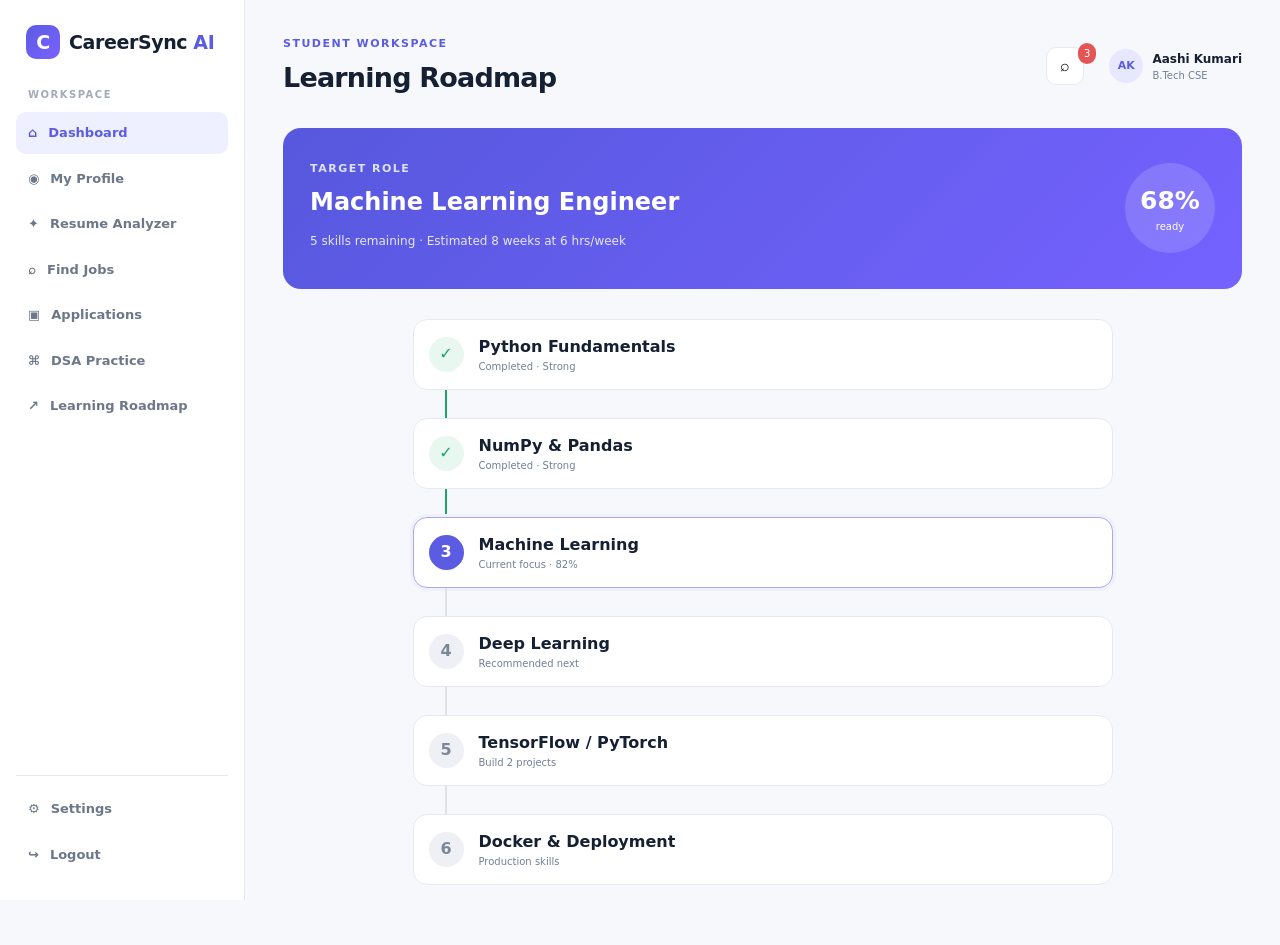
<file: CareerSync-AI/frontend/student/roadmap.html>
<!DOCTYPE html><html lang="en"><head><meta charset="UTF-8"><meta name="viewport" content="width=device-width,initial-scale=1.0"><title>Learning Roadmap | CareerSync AI</title><link rel="stylesheet" href="../css/style.css"></head><body class="app-page">
<aside class="sidebar">
  <a class="brand side-brand" href="../index.html"><span class="brand-mark">C</span><span>CareerSync <b>AI</b></span></a>
  <div class="side-label">WORKSPACE</div>
  <nav class="side-nav">
    <a class="active" href="dashboard.html">⌂ <span>Dashboard</span></a>
    <a href="profile.html">◉ <span>My Profile</span></a>
    <a href="resume.html">✦ <span>Resume Analyzer</span></a>
    <a href="jobs.html">⌕ <span>Find Jobs</span></a>
    <a href="applications.html">▣ <span>Applications</span></a>
    <a href="dsa.html">⌘ <span>DSA Practice</span></a>
    <a href="roadmap.html">↗ <span>Learning Roadmap</span></a>
  </nav>
  <div class="side-bottom"><a href="../index.html">⚙ <span>Settings</span></a><a href="../login.html">↪ <span>Logout</span></a></div>
</aside>
<main class="app-main"><header class="app-header"><div><span class="eyebrow">STUDENT WORKSPACE</span><h1>Learning Roadmap</h1></div><div class="header-actions"><button class="icon-btn">⌕</button><span class="notification">3</span><div class="user-chip"><span class="avatar">AK</span><div><b>Aashi Kumari</b><small>B.Tech CSE</small></div></div></div></header>
<div class="roadmap-hero"><div><span class="eyebrow">TARGET ROLE</span><h2>Machine Learning Engineer</h2><p>5 skills remaining · Estimated 8 weeks at 6 hrs/week</p></div><div class="roadmap-score"><strong>68%</strong><span>ready</span></div></div>
<section class="roadmap"><div class="road-node done"><span>✓</span><div><b>Python Fundamentals</b><small>Completed · Strong</small></div></div><div class="road-line done"></div><div class="road-node done"><span>✓</span><div><b>NumPy & Pandas</b><small>Completed · Strong</small></div></div><div class="road-line done"></div><div class="road-node current"><span>3</span><div><b>Machine Learning</b><small>Current focus · 82%</small></div></div><div class="road-line"></div><div class="road-node"><span>4</span><div><b>Deep Learning</b><small>Recommended next</small></div></div><div class="road-line"></div><div class="road-node"><span>5</span><div><b>TensorFlow / PyTorch</b><small>Build 2 projects</small></div></div><div class="road-line"></div><div class="road-node"><span>6</span><div><b>Docker & Deployment</b><small>Production skills</small></div></div></section>
</main><script src="../js/main.js"></script></body></html>
</file>
<file: CareerSync-AI/frontend/css/style.css>
:root{--bg:#f6f8fc;--card:#fff;--text:#162033;--muted:#718096;--line:#e6eaf0;--primary:#5b5ce2;--primary2:#7b61ff;--soft:#eef0ff;--success:#1ca56b;--danger:#e45555;--warn:#d69225;--dark:#151a2c;--shadow:0 12px 35px rgba(31,42,75,.08)}
*{box-sizing:border-box}html{scroll-behavior:smooth}body{margin:0;font-family:Inter,ui-sans-serif,system-ui,-apple-system,BlinkMacSystemFont,"Segoe UI",sans-serif;background:var(--bg);color:var(--text);line-height:1.5}a{text-decoration:none;color:inherit}button,input,select{font:inherit}button{cursor:pointer}.brand{display:flex;align-items:center;gap:9px;font-weight:800;font-size:19px;letter-spacing:-.4px}.brand b{color:var(--primary)}.brand-mark{display:grid;place-items:center;width:34px;height:34px;border-radius:10px;background:linear-gradient(135deg,var(--primary),var(--primary2));color:#fff;font-weight:900}.btn{border:0;border-radius:11px;padding:11px 17px;font-weight:700;display:inline-flex;align-items:center;justify-content:center;gap:8px;transition:.2s}.btn:hover{transform:translateY(-1px)}.btn-primary{background:var(--primary);color:#fff;box-shadow:0 8px 18px rgba(91,92,226,.2)}.btn-light{background:#fff;color:var(--primary)}.btn-ghost{background:transparent;border:1px solid var(--line)}.btn-outline{background:#fff;border:1px solid var(--line);color:var(--text)}.btn-lg{padding:14px 20px}.btn-sm{padding:7px 11px;font-size:12px}.full{width:100%}.eyebrow{font-size:11px;letter-spacing:1.5px;font-weight:800;color:var(--primary)}.muted{color:var(--muted)}
/* landing */
.landing-nav{height:76px;display:flex;align-items:center;justify-content:space-between;padding:0 7%;background:#fff;border-bottom:1px solid var(--line)}.landing-nav nav{display:flex;align-items:center;gap:28px;color:#596579;font-size:14px;font-weight:600}.landing-nav nav a:hover{color:var(--primary)}.hero{max-width:1180px;margin:0 auto;padding:90px 28px 85px;display:grid;grid-template-columns:1.15fr .85fr;gap:70px;align-items:center}.hero h1{font-size:58px;line-height:1.03;letter-spacing:-2.7px;margin:15px 0 22px}.hero h1 span{color:var(--primary)}.hero p{color:var(--muted);font-size:18px;max-width:650px}.hero-actions{display:flex;gap:12px;margin-top:30px}.trust-row{display:flex;gap:18px;margin-top:25px;color:#637084;font-size:13px;font-weight:600;flex-wrap:wrap}.hero-card{background:#fff;border:1px solid var(--line);border-radius:25px;padding:28px;box-shadow:var(--shadow);position:relative}.mini-top{display:flex;justify-content:space-between;color:var(--muted);font-size:14px}.mini-top strong{color:var(--success)}.ring{width:190px;height:190px;margin:28px auto;border-radius:50%;display:grid;place-items:center;background:conic-gradient(var(--primary) 0 82%,#e8ebf2 82% 100%);position:relative}.ring:after{content:"";position:absolute;width:145px;height:145px;background:#fff;border-radius:50%}.ring span{z-index:1;font-size:35px;font-weight:800}.ring small{font-size:12px;color:var(--muted)}.mini-grid{display:grid;grid-template-columns:1fr 1fr;gap:12px}.mini-grid div{background:#f8f9fc;padding:13px;border-radius:12px}.mini-grid small,.mini-grid b{display:block}.mini-grid small{color:var(--muted);font-size:11px}.mini-grid b{font-size:18px;margin-top:4px}.match-preview{margin-top:14px;border:1px solid var(--line);border-radius:13px;padding:12px}.match-preview>div{display:flex;align-items:center;gap:10px}.match-preview div div{flex:1}.match-preview small,.match-preview b{display:block}.match-preview small{font-size:11px;color:var(--muted)}.match-preview strong{color:var(--success)}.section{padding:85px 7%;background:#fff}.section.soft{background:#f7f8fc}.section-heading{text-align:center;max-width:700px;margin:0 auto 42px}.section-heading h2{font-size:36px;letter-spacing:-1.3px;margin:10px 0}.section-heading p{color:var(--muted)}.feature-grid{max-width:1100px;margin:auto;display:grid;grid-template-columns:repeat(4,1fr);gap:18px}.feature-card{border:1px solid var(--line);padding:25px;border-radius:18px;background:#fff}.feature-card .icon{display:grid;place-items:center;width:40px;height:40px;background:var(--soft);color:var(--primary);border-radius:12px;font-size:20px}.feature-card h3{margin:18px 0 7px}.feature-card p{color:var(--muted);font-size:14px}.steps{max-width:1100px;margin:auto;display:grid;grid-template-columns:repeat(4,1fr);gap:20px}.steps div{padding:25px;border-top:2px solid var(--primary)}.steps b{color:var(--primary);font-size:12px}.steps h3{margin:14px 0 5px}.steps p{color:var(--muted);font-size:14px}.cta{margin:70px auto;max-width:1100px;border-radius:25px;padding:45px 55px;background:linear-gradient(135deg,#5658dd,#7562ff);color:#fff;display:flex;align-items:center;justify-content:space-between}.cta .eyebrow{color:#dfe1ff}.cta h2{margin:8px 0 0;font-size:32px}footer{padding:25px 7%;display:flex;justify-content:space-between;color:var(--muted);font-size:12px;background:#fff}
/* auth */
.auth-page{min-height:100vh;background:linear-gradient(135deg,#f4f5ff,#fff);display:grid;place-items:center}.auth-shell{width:min(460px,92%)}.auth-shell>.brand{justify-content:center;margin-bottom:24px}.auth-card{background:#fff;border:1px solid var(--line);border-radius:22px;padding:32px;box-shadow:var(--shadow)}.auth-card h1{font-size:28px;letter-spacing:-.7px;margin:8px 0}.auth-card>p{color:var(--muted);font-size:14px}.auth-card form{margin-top:22px}.auth-card label,.panel label{display:block;font-size:12px;font-weight:700;margin:14px 0;color:#4f5b6e}.auth-card input,.auth-card select,.panel input,.panel select{display:block;width:100%;margin-top:7px;border:1px solid var(--line);border-radius:10px;padding:11px 12px;background:#fff;outline:none}.auth-card input:focus,.panel input:focus,.panel select:focus{border-color:var(--primary);box-shadow:0 0 0 3px var(--soft)}.two-col{display:grid;grid-template-columns:1fr 1fr;gap:12px}.demo-box{background:#f7f8fc;border-radius:12px;padding:12px;margin-top:15px;font-size:12px}.demo-box b,.demo-box span{display:block}.demo-box span{color:var(--muted);margin-top:4px}.auth-bottom{text-align:center!important}
/* app shell */
.app-page{display:flex;min-height:100vh}.sidebar{width:245px;background:#fff;border-right:1px solid var(--line);padding:25px 16px;position:fixed;inset:0 auto 0 0;display:flex;flex-direction:column}.side-brand{padding:0 10px 28px}.side-label{font-size:10px;letter-spacing:1.5px;color:#a2abba;font-weight:800;padding:0 12px 10px}.side-nav{display:grid;gap:4px}.side-nav a,.side-bottom a{padding:11px 12px;border-radius:10px;color:#6c7789;font-size:13px;font-weight:600;display:flex;gap:11px;align-items:center}.side-nav a:hover,.side-nav a.active{background:var(--soft);color:var(--primary)}.side-bottom{margin-top:auto;border-top:1px solid var(--line);padding-top:12px;display:grid;gap:4px}.app-main{margin-left:245px;width:calc(100% - 245px);padding:30px 38px}.app-header{display:flex;align-items:center;justify-content:space-between;margin-bottom:25px}.app-header h1{font-size:27px;letter-spacing:-.8px;margin:4px 0}.header-actions{display:flex;align-items:center;gap:13px}.icon-btn{border:1px solid var(--line);background:#fff;width:38px;height:38px;border-radius:10px}.notification{font-size:10px;background:var(--danger);color:#fff;border-radius:20px;padding:3px 6px;margin-left:-19px;margin-top:-25px}.user-chip{display:flex;align-items:center;gap:9px}.user-chip b,.user-chip small{display:block}.user-chip b{font-size:12px}.user-chip small{font-size:10px;color:var(--muted)}.avatar{width:34px;height:34px;border-radius:50%;background:#e7e8ff;color:var(--primary);display:grid;place-items:center;font-size:11px;font-weight:800}.avatar-lg{width:65px;height:65px;font-size:18px}.welcome-banner{background:linear-gradient(135deg,#5658dd,#7562ff);border-radius:20px;padding:27px 30px;color:#fff;display:flex;justify-content:space-between;align-items:center;margin-bottom:20px}.welcome-banner .eyebrow{color:#dfe1ff}.welcome-banner h2{margin:5px 0;font-size:24px}.welcome-banner p{margin:0;color:#e7e8ff;font-size:13px}.stats-grid{display:grid;grid-template-columns:repeat(4,1fr);gap:15px;margin-bottom:20px}.stats-grid.compact{grid-template-columns:repeat(4,1fr)}.stat-card{background:#fff;border:1px solid var(--line);border-radius:15px;padding:18px;box-shadow:0 3px 15px rgba(31,42,75,.03)}.stat-card span,.stat-card small{display:block;color:var(--muted);font-size:11px}.stat-card strong{display:block;font-size:27px;margin:6px 0}.stat-card small.up{color:var(--success)}.content-grid{display:grid;gap:20px;margin-bottom:20px}.content-grid.two{grid-template-columns:1.25fr .75fr}.panel{background:#fff;border:1px solid var(--line);border-radius:16px;padding:21px;box-shadow:0 3px 15px rgba(31,42,75,.025)}.panel-head{display:flex;justify-content:space-between;align-items:flex-start;margin-bottom:18px}.panel-head h3{margin:0;font-size:16px}.panel-head p{margin:4px 0 0;color:var(--muted);font-size:11px}.panel-head a{color:var(--primary);font-size:12px;font-weight:700}.job-list{display:grid;gap:10px}.job-mini,.applicant{display:flex;align-items:center;gap:12px;border:1px solid var(--line);padding:12px;border-radius:12px}.job-mini>div:nth-child(2),.applicant>div{flex:1}.job-mini b,.job-mini small,.applicant b,.applicant small{display:block}.job-mini small,.applicant small{color:var(--muted);font-size:11px}.job-mini strong{color:var(--success);font-size:13px}.progress-list{display:grid;gap:15px}.progress-list span{display:flex;justify-content:space-between;font-size:12px}.bar{height:7px;background:#edf0f5;border-radius:20px;overflow:hidden;margin-top:7px}.bar i{height:100%;display:block;background:linear-gradient(90deg,var(--primary),var(--primary2));border-radius:20px}.pipeline{display:grid;grid-template-columns:repeat(4,1fr);gap:10px}.pipeline div{background:#f8f9fc;border-radius:12px;padding:14px;text-align:center}.pipeline strong,.pipeline span{display:block}.pipeline strong{font-size:22px}.pipeline span{font-size:10px;color:var(--muted)}.skill-tags{display:flex;gap:7px;flex-wrap:wrap}.skill-tags span,.pill{padding:6px 9px;border-radius:20px;background:#f0f1ff;color:#5558c9;font-size:10px;font-weight:800}.skill-tags.large span{padding:8px 11px}.pill.success{background:#e8f8f1;color:var(--success)}.profile-layout{display:grid;grid-template-columns:1.4fr .6fr;gap:20px}.profile-top{display:flex;align-items:center;gap:15px;padding-bottom:22px;border-bottom:1px solid var(--line)}.profile-top>div{flex:1}.profile-top h2{margin:0}.profile-top p{margin:4px 0 7px;color:var(--muted);font-size:12px}.profile-section{padding:20px 0;border-bottom:1px solid var(--line)}.profile-section:last-child{border:0}.profile-section h3{font-size:14px}.info-grid{display:grid;grid-template-columns:repeat(4,1fr);gap:12px}.info-grid small,.info-grid b{display:block}.info-grid small{color:var(--muted);font-size:10px}.info-grid b{font-size:13px;margin-top:3px}.timeline-item{padding-left:15px;border-left:2px solid var(--primary);margin:12px 0}.timeline-item b,.timeline-item span,.timeline-item p{display:block}.timeline-item span{font-size:10px;color:var(--primary);font-weight:700}.timeline-item p{font-size:11px;color:var(--muted)}.upload-panel{text-align:center;background:#fff;border:1px dashed #cdd2df;border-radius:18px;padding:38px;margin-bottom:20px}.upload-icon{margin:auto;width:50px;height:50px;border-radius:14px;background:var(--soft);color:var(--primary);display:grid;place-items:center;font-size:24px}.upload-panel h2{margin:15px 0 5px}.upload-panel>p{max-width:600px;margin:0 auto 20px;color:var(--muted);font-size:13px}.upload-box{display:flex;flex-direction:column;align-items:center;justify-content:center;border:1px solid var(--line);border-radius:13px;padding:20px;max-width:520px;margin:0 auto 15px;cursor:pointer}.upload-box input{display:none}.upload-box span{font-size:13px}.upload-box small{color:var(--muted);font-size:10px;margin-top:4px}.hidden{display:none}.gap-list{display:grid;gap:10px}.gap-list div{display:flex;justify-content:space-between;border-bottom:1px solid var(--line);padding:10px 0;font-size:12px}.danger{color:var(--danger)}.warn{color:var(--warn)}.success-text{color:var(--success)}.search-row{display:flex;gap:10px;margin-bottom:24px}.search-box{background:#fff;border:1px solid var(--line);border-radius:11px;display:flex;align-items:center;padding:0 12px;flex:1}.search-box input{border:0;outline:0;width:100%;padding:11px;background:transparent}.jobs-heading{display:flex;justify-content:space-between;align-items:center;margin-bottom:15px}.jobs-heading h2{font-size:18px;margin:0}.jobs-heading p{font-size:11px;color:var(--muted);margin:3px 0}.jobs-grid{display:grid;grid-template-columns:repeat(2,1fr);gap:15px}.job-card{background:#fff;border:1px solid var(--line);border-radius:16px;padding:20px;transition:.2s}.job-card:hover{box-shadow:var(--shadow);transform:translateY(-2px)}.job-top{display:flex;justify-content:space-between}.company-logo{width:42px;height:42px;border-radius:12px;background:#f0f1ff;color:var(--primary);display:grid;place-items:center;font-weight:900}.match-score{color:var(--success);font-weight:800;font-size:12px}.job-card h3{margin:15px 0 3px;font-size:15px}.job-card .company{color:var(--muted);font-size:11px}.job-meta{display:flex;gap:10px;flex-wrap:wrap;color:#697587;font-size:10px;margin:12px 0}.job-card .skill-tags{margin:12px 0}.job-actions{display:flex;gap:8px;margin-top:14px}.table-wrap{overflow:auto}table{width:100%;border-collapse:collapse;font-size:12px}th,td{text-align:left;padding:13px 10px;border-bottom:1px solid var(--line)}th{font-size:10px;text-transform:uppercase;letter-spacing:.7px;color:#9aa3b1}.status{padding:5px 8px;border-radius:15px;font-size:10px;font-weight:800}.status.interview{background:#fff1dd;color:#b87717}.status.selected{background:#e8f8f1;color:var(--success)}.status.shortlisted{background:#eef0ff;color:var(--primary)}.topic-grid{display:grid;grid-template-columns:repeat(4,1fr);gap:12px}.topic-card{border:1px solid var(--line);padding:15px;border-radius:13px}.topic-card b,.topic-card span{display:block}.topic-card span{font-size:10px;color:var(--muted);margin:4px 0}.topic-card .btn{margin-top:13px}.question{margin-top:20px}.question h2{margin:8px 0}.question p{color:var(--muted);font-size:13px}.code-box{background:#171b2c;color:#dce2ff;padding:18px;border-radius:12px;font-family:ui-monospace,monospace;font-size:12px;margin:15px 0}.roadmap-hero{background:linear-gradient(135deg,#5658dd,#7562ff);color:#fff;border-radius:18px;padding:27px;display:flex;justify-content:space-between;align-items:center}.roadmap-hero .eyebrow{color:#dfe1ff}.roadmap-hero h2{margin:5px 0}.roadmap-hero p{font-size:12px;color:#e6e7ff}.roadmap-score{width:90px;height:90px;border-radius:50%;background:rgba(255,255,255,.15);display:grid;place-items:center;align-content:center}.roadmap-score strong{font-size:25px}.roadmap-score span{font-size:10px}.roadmap{max-width:700px;margin:30px auto}.road-node{display:flex;align-items:center;gap:15px;background:#fff;border:1px solid var(--line);border-radius:14px;padding:15px}.road-node>span{width:35px;height:35px;border-radius:50%;display:grid;place-items:center;background:#eef0f5;color:#7c8798;font-weight:800}.road-node.done>span{background:#e8f8f1;color:var(--success)}.road-node.current{border-color:#aaaaf1;box-shadow:0 0 0 3px #f0f0ff}.road-node.current>span{background:var(--primary);color:#fff}.road-node b,.road-node small{display:block}.road-node small{color:var(--muted);font-size:10px}.road-line{width:2px;height:28px;background:#dfe2e9;margin-left:32px}.road-line.done{background:var(--success)}.applicant-list{display:grid;gap:9px}.chart-panel{min-height:300px}.fake-chart{height:190px;display:flex;align-items:end;gap:20px;padding:20px 10px 0;border-bottom:1px solid var(--line)}.fake-chart span{flex:1;background:linear-gradient(180deg,#7778ed,#b9baff);border-radius:7px 7px 0 0}.chart-labels{display:flex;justify-content:space-around;color:var(--muted);font-size:10px;padding-top:7px}.skill-rank{display:grid;gap:14px}.skill-rank div{display:flex;justify-content:space-between;font-size:12px}.skill-rank b{color:var(--primary)}
@media(max-width:1000px){.feature-grid,.steps{grid-template-columns:repeat(2,1fr)}.hero{grid-template-columns:1fr}.stats-grid{grid-template-columns:repeat(2,1fr)}.content-grid.two,.profile-layout{grid-template-columns:1fr}.jobs-grid{grid-template-columns:1fr}.topic-grid{grid-template-columns:repeat(2,1fr)}}
@media(max-width:760px){.landing-nav nav a:not(.btn){display:none}.hero{padding:55px 20px}.hero h1{font-size:42px}.section{padding:55px 20px}.feature-grid,.steps{grid-template-columns:1fr}.cta{margin:40px 20px;padding:30px;display:block}.cta .btn{margin-top:20px}.sidebar{width:68px;padding:20px 8px}.side-brand span:last-child,.side-label,.side-nav span,.side-bottom span{display:none}.side-brand{justify-content:center}.side-nav a,.side-bottom a{justify-content:center}.app-main{margin-left:68px;width:calc(100% - 68px);padding:20px 15px}.app-header{align-items:flex-start}.user-chip div{display:none}.stats-grid,.stats-grid.compact{grid-template-columns:1fr 1fr}.info-grid{grid-template-columns:1fr 1fr}.welcome-banner{display:block}.welcome-banner .btn{margin-top:15px}.search-row{flex-wrap:wrap}.search-box{flex-basis:100%}.topic-grid{grid-template-columns:1fr}.roadmap-hero{display:block}.roadmap-score{margin-top:15px}}
</file>
